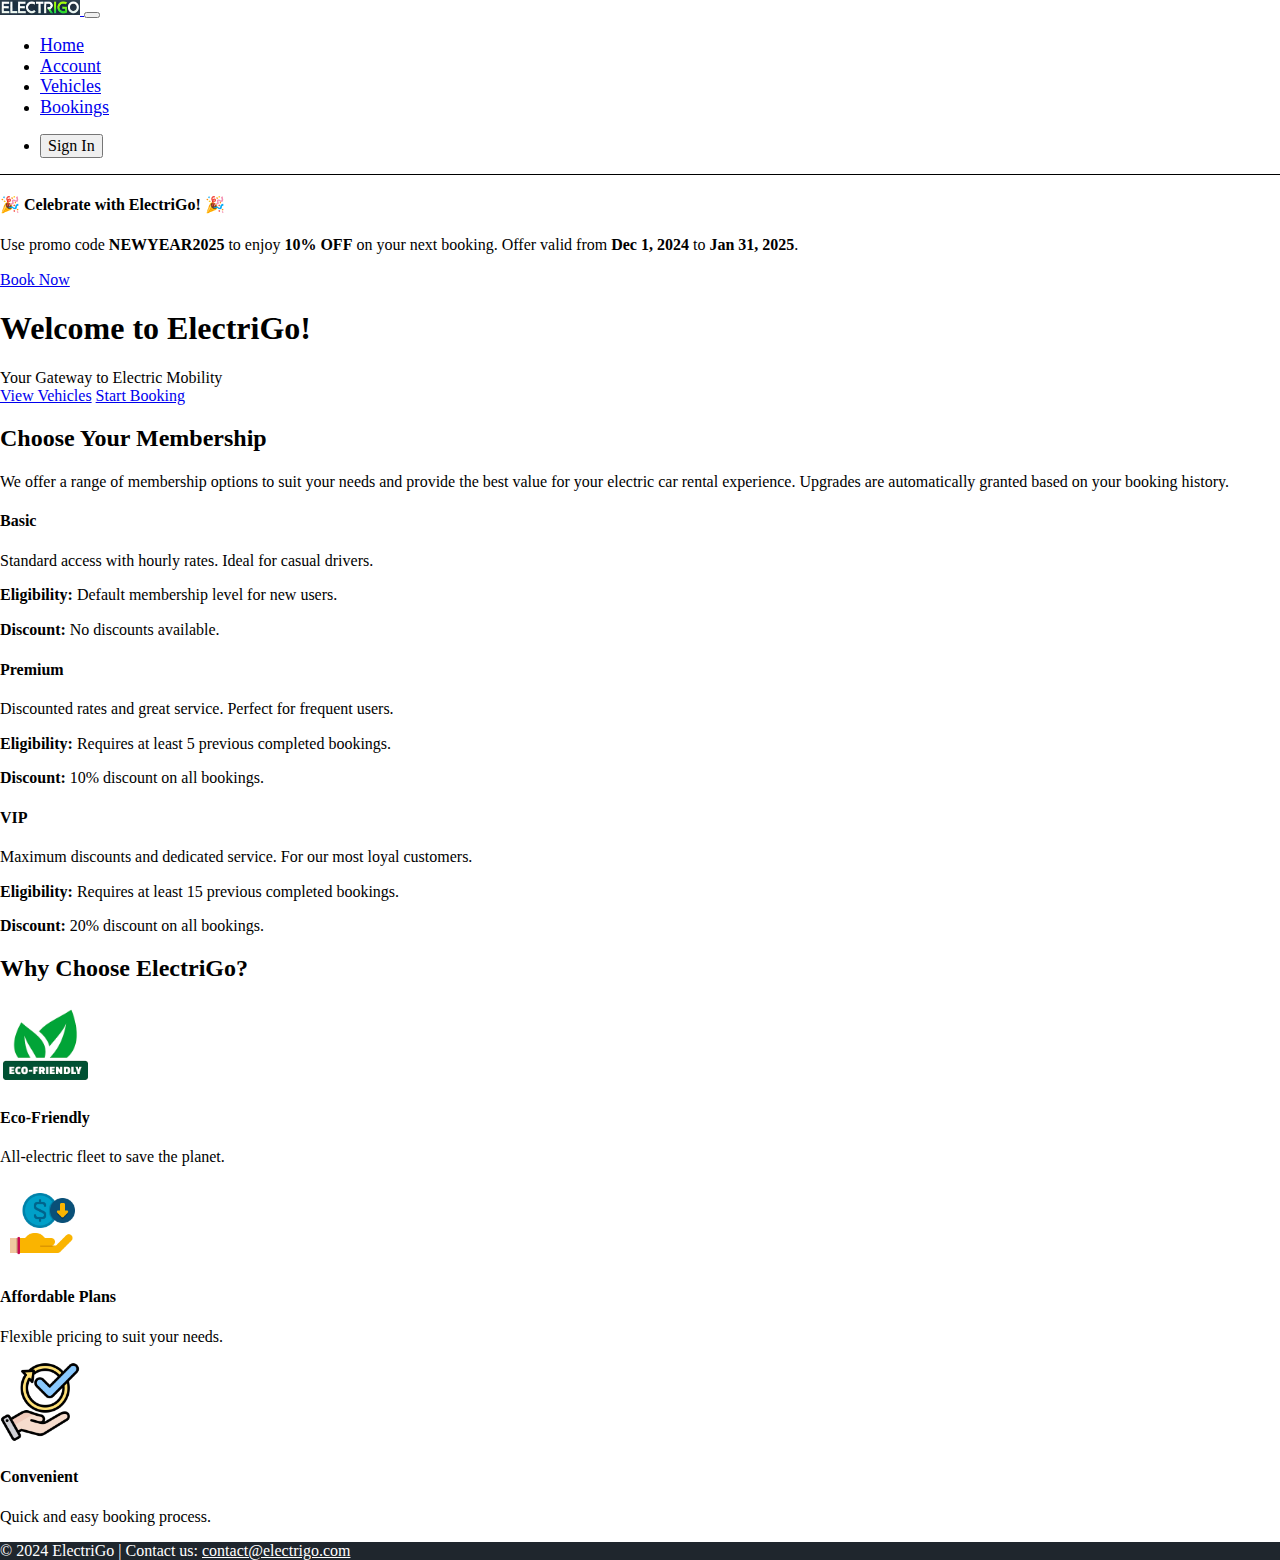
<file: public/index.html>
<!DOCTYPE html>
<html lang="en">
    <head>
        <meta charset="utf-8">
        <meta http-equiv="X-UA-Compatible" content="IE=edge">
        <title>ElectriGo - Drive the Future</title>
        <meta name="viewport" content="width=device-width, initial-scale=1">
        <link rel="icon" type="image/x-icon" href="images/icon-electrigo.png">
        <link rel="stylesheet" type="text/css" href="styles/Normalize.css">
        <link rel="stylesheet" type="text/css" href="styles/index.css">
        <link href="https://cdn.jsdelivr.net/npm/bootstrap@5.3.2/dist/css/bootstrap.min.css" rel="stylesheet" integrity="sha384-T3c6CoIi6uLrA9TneNEoa7RxnatzjcDSCmG1MXxSR1GAsXEV/Dwwykc2MPK8M2HN" crossorigin="anonymous">
    </head>
    <body>
      <header>
        <nav class="navbar navbar-expand-lg custom-navbar">
          <div class="container-fluid">
            <a class="navbar-brand" href="index.html">
              <img src="images/electrigo-logo.png" alt="ElectriGo Logo">
            </a>
            <button class="navbar-toggler" type="button" data-bs-toggle="collapse" data-bs-target="#navbarNav"
              aria-controls="navbarNav" aria-expanded="false" aria-label="Toggle navigation">
              <span class="navbar-toggler-icon"></span>
            </button>
            <div class="collapse navbar-collapse justify-content-between" id="navbarNav">
              <ul class="navbar-nav mx-auto">
                <li class="nav-item">
                  <a class="nav-link active" aria-current="page" href="index.html">Home</a>
                </li>
                <li class="nav-item">
                  <a class="nav-link" href="account.html">Account</a>
                </li>
                <li class="nav-item">
                  <a class="nav-link" href="vehicles.html">Vehicles</a>
                </li>
                <li class="nav-item">
                    <a class="nav-link" href="bookings.html">Bookings</a>
                </li>
              </ul>
              <ul class="navbar-nav">
                <li class="nav-item">
                  <!-- Added an id to the sign-in button for easier targeting -->
                  <button id="signInButton" onclick="toggleSignIn()" class="btn btn-primary">Sign In</button>
                </li>
              </ul>
            </div>
          </div>
        </nav>
      </header>

      <!-- Promo Banner -->
      <div class="alert alert-success text-center m-0">
        <h4>🎉 Celebrate with ElectriGo! 🎉</h4>
        <p>
            Use promo code <strong>NEWYEAR2025</strong> to enjoy <strong>10% OFF</strong> on your next booking. 
            Offer valid from <strong>Dec 1, 2024</strong> to <strong>Jan 31, 2025</strong>.
        </p>
        <a href="signin_signup.html" class="btn btn-success btn-lg">Book Now</a>
      </div>

      <!-- Hero Section -->
      <div class="jumbotron text-center bg-primary text-white">
        <h1>Welcome to ElectriGo!</h1>
        <p>Your Gateway to Electric Mobility</p>
        <div>
            <a href="vehicles.html" class="btn btn-light btn-lg m-2">View Vehicles</a>
            <a href="signin_signup.html" class="btn btn-success btn-lg m-2">Start Booking</a>
        </div>
    </div>

    <!-- Membership Tiers Section -->
    <section class="container text-center my-5">
      <h2>Choose Your Membership</h2>
      <p>We offer a range of membership options to suit your needs and provide the best value for your electric car rental experience. Upgrades are automatically granted based on your booking history.</p>
      <div class="row mt-4">
          <div class="col-md-4">
              <div class="card">
                  <div class="card-body">
                      <h4 class="card-title">Basic</h4>
                      <p class="card-text">Standard access with hourly rates. Ideal for casual drivers.</p>
                      <p class="card-text"><strong>Eligibility:</strong> Default membership level for new users.</p>
                      <p class="card-text"><strong>Discount:</strong> No discounts available.</p>
                  </div>
              </div>
          </div>
          <div class="col-md-4">
              <div class="card">
                  <div class="card-body">
                      <h4 class="card-title">Premium</h4>
                      <p class="card-text">Discounted rates and great service. Perfect for frequent users.</p>
                      <p class="card-text"><strong>Eligibility:</strong> Requires at least 5 previous completed bookings.</p>
                      <p class="card-text"><strong>Discount:</strong> 10% discount on all bookings.</p>
                  </div>
              </div>
          </div>
          <div class="col-md-4">
              <div class="card">
                  <div class="card-body">
                      <h4 class="card-title">VIP</h4>
                      <p class="card-text">Maximum discounts and dedicated service. For our most loyal customers.</p>
                      <p class="card-text"><strong>Eligibility:</strong> Requires at least 15 previous completed bookings.</p>
                      <p class="card-text"><strong>Discount:</strong> 20% discount on all bookings.</p>
                  </div>
              </div>
          </div>
      </div>
    </section>

    <!-- Services Section -->
    <section class="container text-center my-5">
        <h2>Why Choose ElectriGo?</h2>
        <div class="row mt-4">
            <div class="col-md-4">
                <img src="images/icon-eco.png" alt="Eco Friendly" height="80">
                <h4>Eco-Friendly</h4>
                <p>All-electric fleet to save the planet.</p>
            </div>
            <div class="col-md-4">
                <img src="images/icon-affordable.png" alt="Affordable Plans" height="80">
                <h4>Affordable Plans</h4>
                <p>Flexible pricing to suit your needs.</p>
            </div>
            <div class="col-md-4">
                <img src="images/icon-convenience.png" alt="Convenience" height="80">
                <h4>Convenient</h4>
                <p>Quick and easy booking process.</p>
            </div>
        </div>
    </section>

        <footer style="background-color: #1F262D;">
          <div class="text-center py-3">
            <p style="margin: 0; color: white;">&copy; 2024 ElectriGo | Contact us: <a href="mailto:contact@electrigo.com" style="color: white;">contact@electrigo.com</a></p>
          </div>
        </footer>
        
        <script src="https://cdn.jsdelivr.net/npm/@popperjs/core@2.11.8/dist/umd/popper.min.js" integrity="sha384-I7E8VVD/ismYTF4hNIPjVp/Zjvgyol6VFvRkX/vR+Vc4jQkC+hVqc2pM8ODewa9r" crossorigin="anonymous"></script>
        <script src="https://cdn.jsdelivr.net/npm/bootstrap@5.3.2/dist/js/bootstrap.bundle.min.js" integrity="sha384-C6RzsynM9kWDrMNeT87bh95OGNyZPhcTNXj1NW7RuBCsyN/o0jlpcV8Qyq46cDfL" crossorigin="anonymous"></script>
        <script src="scripts/index.js"></script>
    </body>
</html>
</file>
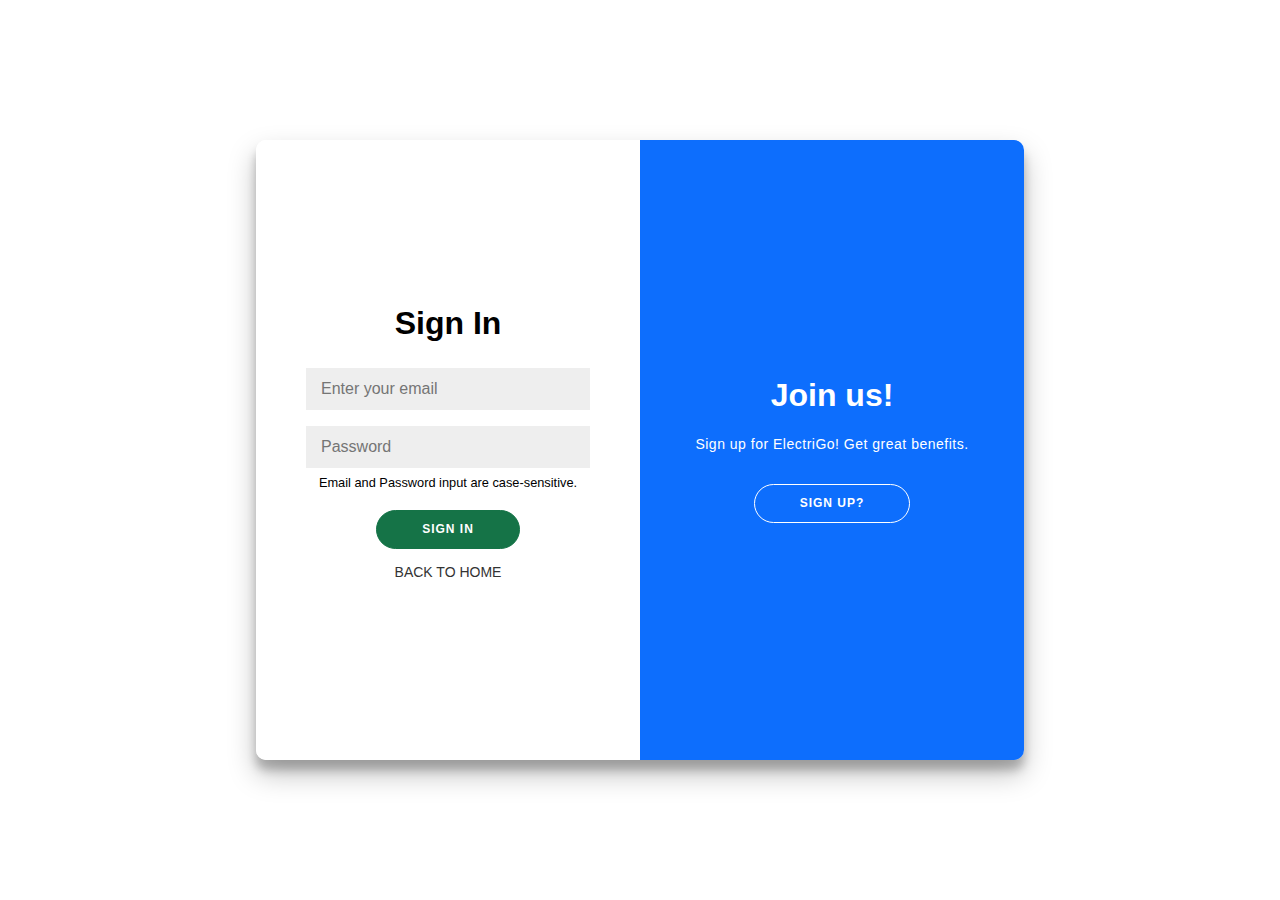
<file: public/account.html>
<!DOCTYPE html>
<html lang="en">
<head>
    <meta charset="utf-8">
    <meta http-equiv="X-UA-Compatible" content="IE=edge">
    <title>ElectriGo | Account</title>
    <meta name="viewport" content="width=device-width, initial-scale=1">
    <link rel="icon" type="image/x-icon" href="images/icon-electrigo.png">
    <link rel="stylesheet" type="text/css" href="styles/Normalize.css">
    <link rel="stylesheet" type="text/css" href="styles/account.css">
    <link href="https://cdn.jsdelivr.net/npm/bootstrap@5.3.2/dist/css/bootstrap.min.css" rel="stylesheet" integrity="sha384-T3c6CoIi6uLrA9TneNEoa7RxnatzjcDSCmG1MXxSR1GAsXEV/Dwwykc2MPK8M2HN" crossorigin="anonymous">
</head>
<body>
    <header>
        <nav class="navbar navbar-expand-lg custom-navbar">
            <div class="container-fluid">
                <a class="navbar-brand" href="index.html">
                    <img src="images/electrigo-logo.png" alt="ElectriGo Logo">
                </a>
                <button class="navbar-toggler" type="button" data-bs-toggle="collapse" data-bs-target="#navbarNav"
                    aria-controls="navbarNav" aria-expanded="false" aria-label="Toggle navigation">
                    <span class="navbar-toggler-icon"></span>
                </button>
                <div class="collapse navbar-collapse justify-content-between" id="navbarNav">
                    <ul class="navbar-nav mx-auto">
                        <li class="nav-item">
                            <a class="nav-link" href="index.html">Home</a>
                        </li>
                        <li class="nav-item">
                            <a class="nav-link active" aria-current="page" href="account.html">Account</a>
                        </li>
                        <li class="nav-item">
                            <a class="nav-link" href="Vehicles.html">Vehicles</a>
                        </li>
                        <li class="nav-item">
                            <a class="nav-link" href="Bookings.html">Bookings</a>
                        </li>
                    </ul>
                    <ul class="navbar-nav">
                        <li class="nav-item">
                            <button id="logoutButton" class="btn btn-danger">Log Out</button>
                        </li>
                    </ul>
                </div>
            </div>
        </nav>
    </header>

    <main class="container mt-5">
        <h1>Account Information</h1>
        <form id="accountForm">
            <div class="mb-3">
                <label for="email" class="form-label">Email</label>
                <input type="email" id="email" class="form-control" disabled>
            </div>
            <div class="mb-3">
                <label for="firstName" class="form-label">First Name</label>
                <input type="text" id="firstName" class="form-control">
            </div>
            <div class="mb-3">
                <label for="lastName" class="form-label">Last Name</label>
                <input type="text" id="lastName" class="form-control">
            </div>
            <div class="mb-3">
                <label for="dob" class="form-label">Date of Birth</label>
                <input type="date" id="dob" class="form-control">
            </div>
            <div class="mb-3">
                <label for="address" class="form-label">Address</label>
                <input type="text" id="address" class="form-control">
            </div>
            <button type="button" id="updateButton" class="btn btn-primary">Update Information</button>
        </form>

        <hr class="my-5">

        <h2>Membership Status</h2>
        <div id="membershipStatus" class="mb-4">
            <!-- Membership status will be populated here -->
        </div>

        <a href="bookings.html" class="btn btn-secondary">View Full History</a>

        <hr class="my-5">
    </main>

    <footer style="background-color: #1F262D;">
        <div class="text-center py-3">
            <p style="margin: 0; color: white;">&copy; 2024 ElectriGo | Contact us: <a href="mailto:contact@electrigo.com" style="color: white;">contact@electrigo.com</a></p>
        </div>
    </footer>

    <script src="https://cdn.jsdelivr.net/npm/@popperjs/core@2.11.8/dist/umd/popper.min.js" integrity="sha384-I7E8VVD/ismYTF4hNIPjVp/Zjvgyol6VFvRkX/vR+Vc4jQkC+hVqc2pM8ODewa9r" crossorigin="anonymous"></script>
    <script src="https://cdn.jsdelivr.net/npm/bootstrap@5.3.2/dist/js/bootstrap.bundle.min.js" integrity="sha384-C6RzsynM9kWDrMNeT87bh95OGNyZPhcTNXj1NW7RuBCsyN/o0jlpcV8Qyq46cDfL" crossorigin="anonymous"></script>
    <script src="scripts/account.js"></script>
</body>
</html>
</file>
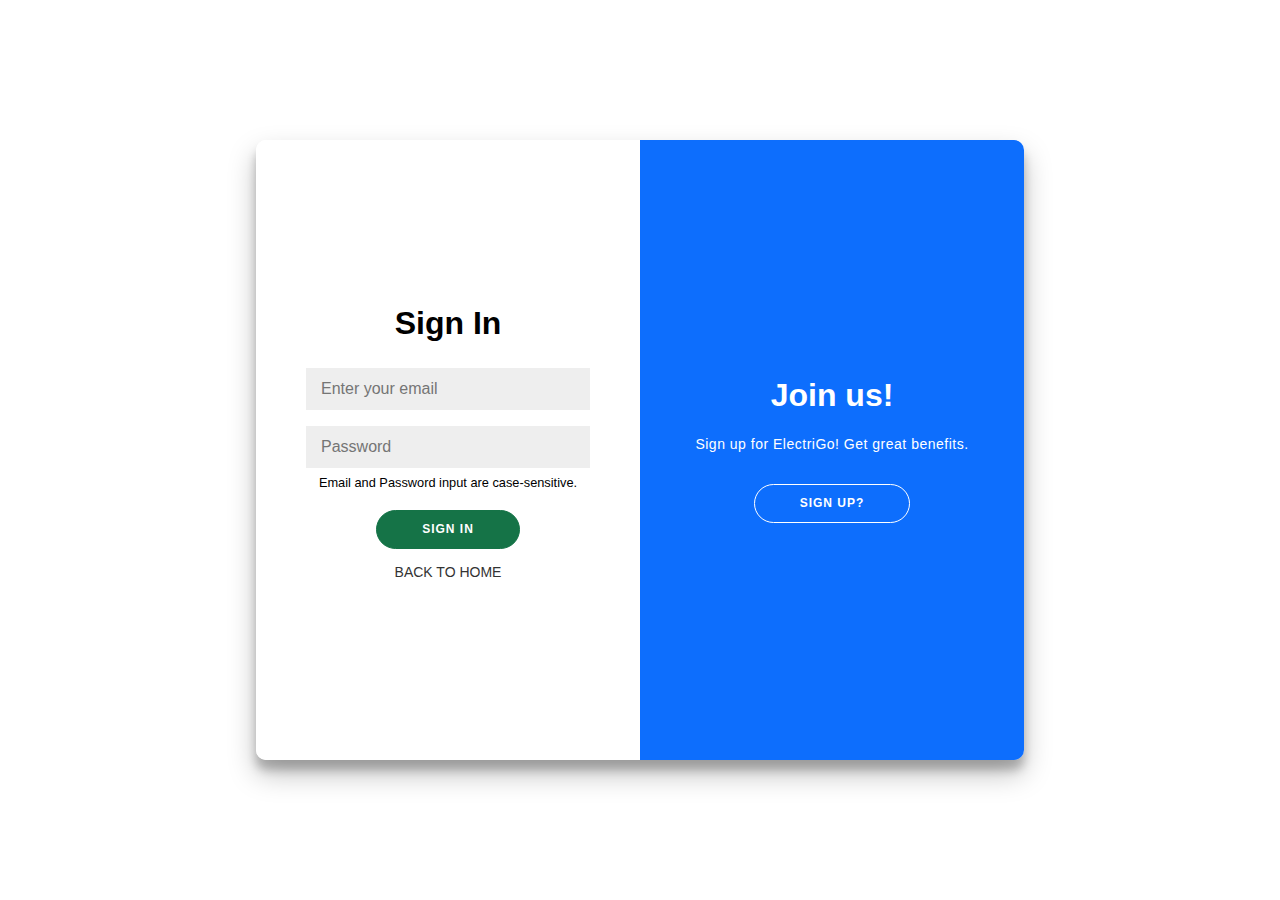
<file: public/bookings.html>
<!DOCTYPE html>
<html lang="en">
<head>
    <meta charset="utf-8"><meta http-equiv="X-UA-Compatible" content="IE=edge">
    <title>ElectriGo | Bookings</title>
    <meta name="viewport" content="width=device-width, initial-scale=1">
    <link rel="icon" type="image/x-icon" href="images/icon-electrigo.png">
    <link rel="stylesheet" type="text/css" href="styles/Normalize.css">
    <link rel="stylesheet" href="styles/bookings.css">
    <link href="https://cdn.jsdelivr.net/npm/bootstrap@5.3.2/dist/css/bootstrap.min.css" rel="stylesheet">
</head>
<body>
    <header>
        <nav class="navbar navbar-expand-lg custom-navbar">
            <div class="container-fluid">
                <a class="navbar-brand" href="index.html">
                    <img src="images/electrigo-logo.png" alt="ElectriGo Logo">
                </a>
                <button class="navbar-toggler" type="button" data-bs-toggle="collapse" data-bs-target="#navbarNav"
                    aria-controls="navbarNav" aria-expanded="false" aria-label="Toggle navigation">
                    <span class="navbar-toggler-icon"></span>
                </button>
                <div class="collapse navbar-collapse justify-content-between" id="navbarNav">
                    <ul class="navbar-nav mx-auto">
                        <li class="nav-item">
                            <a class="nav-link" href="index.html">Home</a>
                        </li>
                        <li class="nav-item">
                            <a class="nav-link" href="account.html">Account</a>
                        </li>
                        <li class="nav-item">
                            <a class="nav-link" href="vehicles.html">Vehicles</a>
                        </li>
                        <li class="nav-item">
                            <a class="nav-link active" aria-current="page" href="bookings.html">Bookings</a>
                        </li>
                    </ul>
                    <ul class="navbar-nav">
                        <li class="nav-item">
                            <button id="signInButton" onclick="toggleSignIn()" class="btn btn-primary">Sign In</button>
                        </li>
                    </ul>
                </div>
            </div>
        </nav>
    </header>

    <main class="container mt-5">
        <h1>Your Reservations</h1>
        <div id="bookingsContainer" class="row">
            <!-- Reservations will be dynamically inserted here -->
        </div>
    </main>

    <!-- Modify Reservation Modal -->
    <div id="modifyModal" class="modal" style="display: none;">
        <div class="modal-content">
            <h2>Modify Reservation</h2>
            <p id="reservationIdDisplay" class="text-muted"></p>
            <form id="modifyForm">
                <input type="hidden" id="reservationIdInput">
                <div class="mb-3">
                    <label for="startDateInput" class="form-label">New Start Date</label>
                    <input type="date" id="startDateInput" class="form-control">
                </div>
                <div class="mb-3">
                    <label for="startTimeInput" class="form-label">New Start Time</label>
                    <select id="startTimeInput" class="form-control">
                        <!-- Hour options will be dynamically generated -->
                    </select>
                </div>
                <div class="mb-3">
                    <label for="endDateInput" class="form-label">New End Date</label>
                    <input type="date" id="endDateInput" class="form-control">
                </div>
                <div class="mb-3">
                    <label for="endTimeInput" class="form-label">New End Time</label>
                    <select id="endTimeInput" class="form-control">
                        <!-- Hour options will be dynamically generated -->
                    </select>
                </div>
                <button type="button" class="btn btn-primary" onclick="saveModifiedReservation()">Save Changes</button>
                <button type="button" class="btn btn-secondary" onclick="closeModifyInterface()">Cancel</button>
            </form>
        </div>
    </div>

    <footer style="background-color: #1F262D;">
        <div class="text-center py-3">
            <p style="margin: 0; color: white;">&copy; 2024 ElectriGo | Contact us: <a href="mailto:contact@electrigo.com" style="color: white;">contact@electrigo.com</a></p>
        </div>
    </footer>

    <script src="https://cdn.jsdelivr.net/npm/@popperjs/core@2.11.8/dist/umd/popper.min.js" integrity="sha384-I7E8VVD/ismYTF4hNIPjVp/Zjvgyol6VFvRkX/vR+Vc4jQkC+hVqc2pM8ODewa9r" crossorigin="anonymous"></script>
    <script src="https://cdn.jsdelivr.net/npm/bootstrap@5.3.2/dist/js/bootstrap.bundle.min.js" integrity="sha384-C6RzsynM9kWDrMNeT87bh95OGNyZPhcTNXj1NW7RuBCsyN/o0jlpcV8Qyq46cDfL" crossorigin="anonymous"></script>
    <script src="scripts/bookings.js"></script>
</body>
</html>
</file>
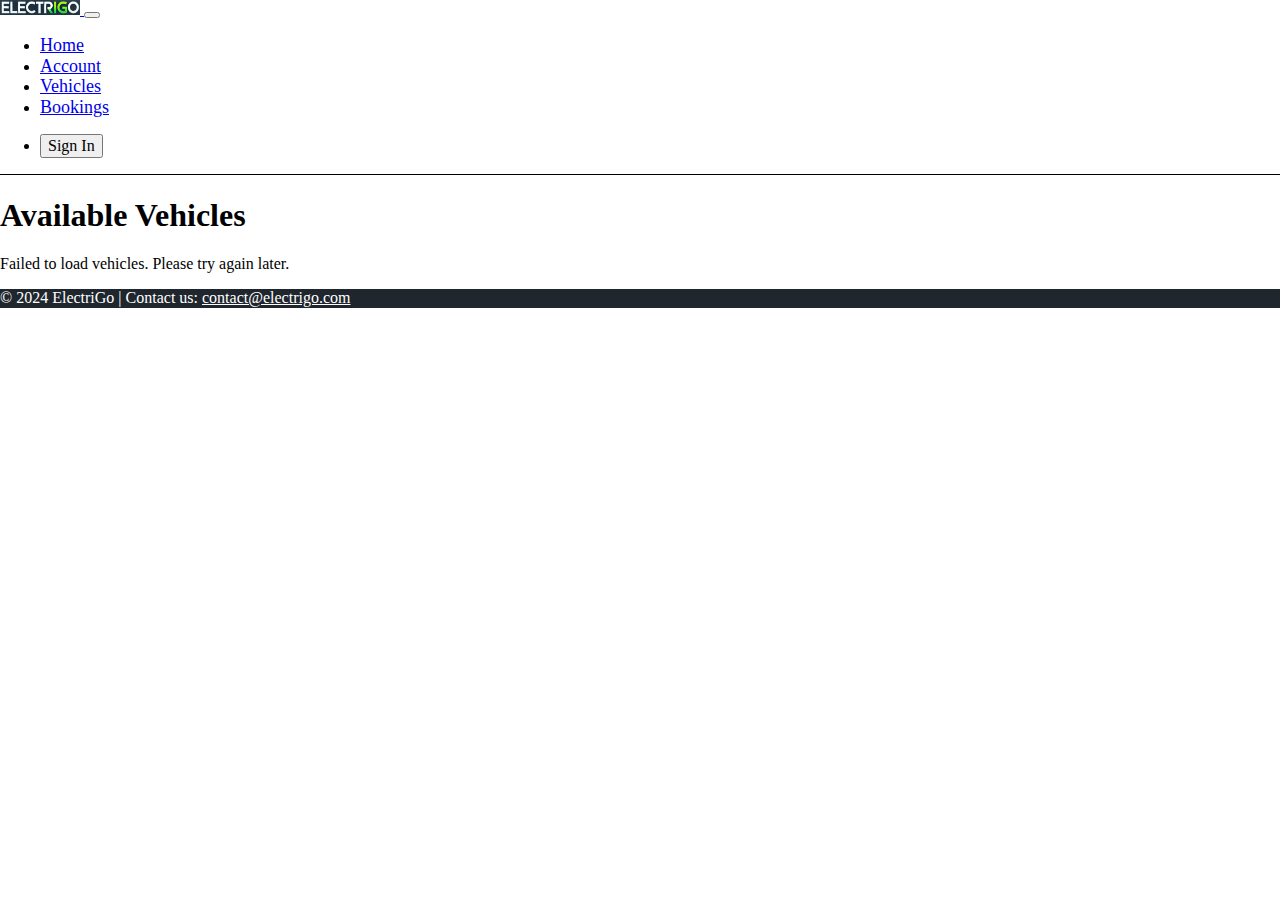
<file: public/checkout.html>
<!DOCTYPE html>
<html lang="en">
<head>
    <meta charset="utf-8">
    <meta http-equiv="X-UA-Compatible" content="IE=edge">
    <title>ElectriGo | Checkout</title>
    <meta name="viewport" content="width=device-width, initial-scale=1">
    <link rel="icon" type="image/x-icon" href="images/icon-electrigo.png">
    <link rel="stylesheet" type="text/css" href="styles/Normalize.css">
    <link rel="stylesheet" type="text/css" href="styles/checkout.css">
    <link href="https://cdn.jsdelivr.net/npm/bootstrap@5.3.2/dist/css/bootstrap.min.css" rel="stylesheet" integrity="sha384-T3c6CoIi6uLrA9TneNEoa7RxnatzjcDSCmG1MXxSR1GAsXEV/Dwwykc2MPK8M2HN" crossorigin="anonymous">
</head>
<body>
    <header>
        <nav class="navbar navbar-expand-lg custom-navbar">
            <div class="container-fluid">
                <a class="navbar-brand">
                    <img src="images/electrigo-logo.png" alt="ElectriGo Logo">
                </a>
            </div>
        </nav>
    </header>

    <main class="container mt-5">
        <h1>Checkout</h1>
        <div id="reservationSummary" class="mb-4">
            <!-- Reservation summary will be populated here -->
        </div>

        <div id="promoCodeSection" class="my-4">
            <input type="text" id="promoCode" class="form-control" placeholder="Enter Promo Code">
            <button id="applyPromoButton" class="btn btn-primary mt-2">Apply Promo Code</button>
        </div>

        <div id="costSummary" class="my-4">
            <!-- Cost breakdown will be displayed here -->
        </div>

        <div class="payment-section mt-5">
            <h3>Payment Information</h3>
            <select id="paymentMethod" class="form-select">
                <option value="">Select Payment Method</option>
                <option value="PayNow">PayNow</option>
                <option value="BankTransfer">Bank Transfer</option>
            </select>
            
            <div id="paymentDetails" class="mt-3">
                <!-- Dynamic payment details will be populated here based on selected payment method -->
            </div>
        
            <button id="payButton" class="btn btn-success mt-4">Make Payment</button>
        </div>
    </main>

    <footer style="background-color: #1F262D;">
        <div class="text-center py-3">
            <p style="margin: 0; color: white;">&copy; 2024 ElectriGo | Contact us: <a href="mailto:contact@electrigo.com" style="color: white;">contact@electrigo.com</a></p>
        </div>
    </footer>

    <script src="https://cdn.jsdelivr.net/npm/@popperjs/core@2.11.8/dist/umd/popper.min.js" integrity="sha384-I7E8VVD/ismYTF4hNIPjVp/Zjvgyol6VFvRkX/vR+Vc4jQkC+hVqc2pM8ODewa9r" crossorigin="anonymous"></script>
    <script src="https://cdn.jsdelivr.net/npm/bootstrap@5.3.2/dist/js/bootstrap.bundle.min.js" integrity="sha384-C6RzsynM9kWDrMNeT87bh95OGNyZPhcTNXj1NW7RuBCsyN/o0jlpcV8Qyq46cDfL" crossorigin="anonymous"></script>
    <script src="scripts/checkout.js"></script>
</body>
</html>
</file>
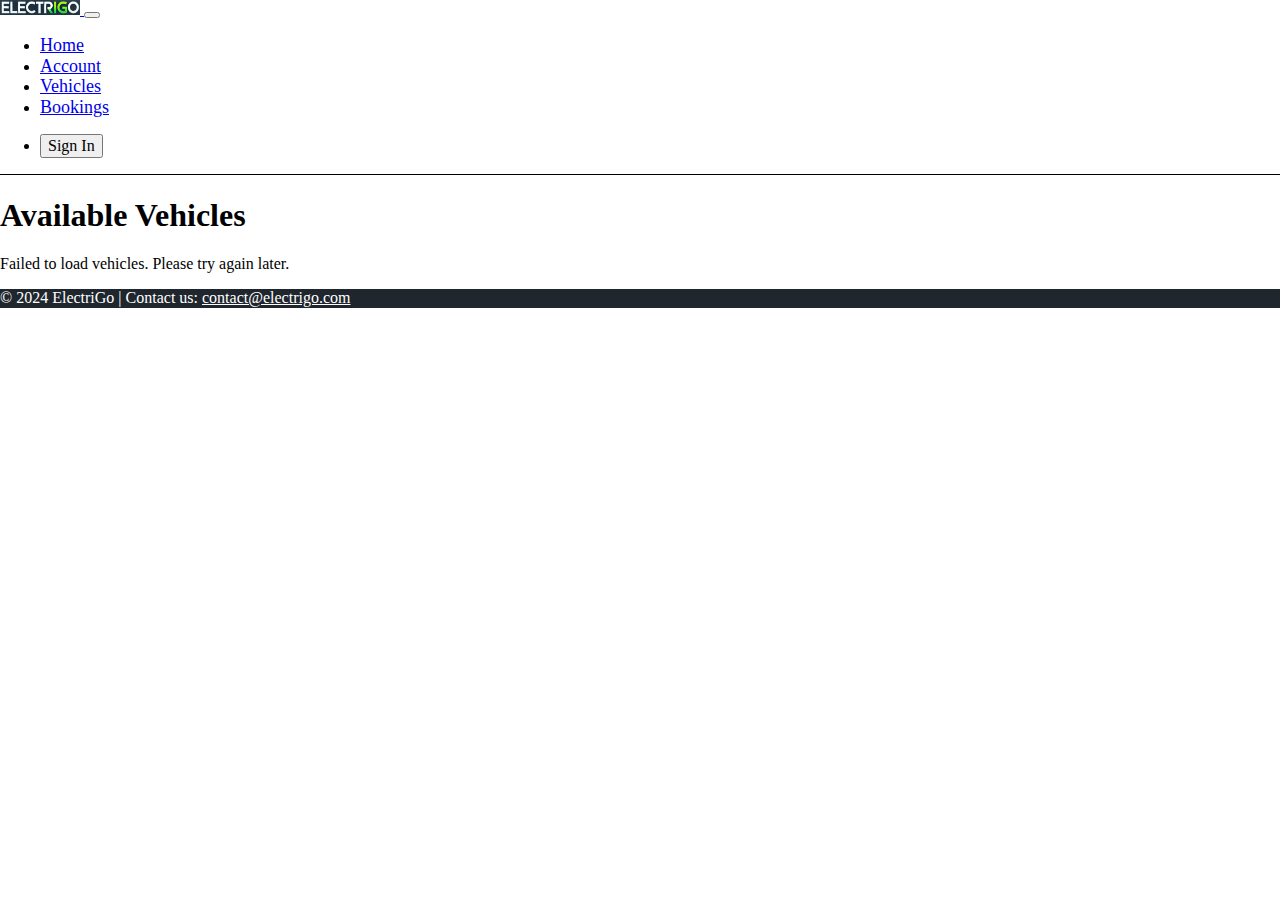
<file: public/confirmation.html>
<!DOCTYPE html>
<html lang="en">
<head>
    <meta charset="utf-8">
    <meta http-equiv="X-UA-Compatible" content="IE=edge">
    <title>ElectriGo | Booking Confirmation</title>
    <meta name="viewport" content="width=device-width, initial-scale=1">
    <link rel="icon" type="image/x-icon" href="images/icon-electrigo.png">
    <link rel="stylesheet" type="text/css" href="styles/Normalize.css">
    <link rel="stylesheet" type="text/css" href="styles/confirmation.css">
    <link href="https://cdn.jsdelivr.net/npm/bootstrap@5.3.2/dist/css/bootstrap.min.css" rel="stylesheet" integrity="sha384-T3c6CoIi6uLrA9TneNEoa7RxnatzjcDSCmG1MXxSR1GAsXEV/Dwwykc2MPK8M2HN" crossorigin="anonymous">
</head>
<body>
    <header>
        <nav class="navbar navbar-expand-lg custom-navbar">
            <div class="container-fluid">
                <a class="navbar-brand" href="index.html">
                    <img src="images/electrigo-logo.png" alt="ElectriGo Logo">
                </a>
                <button class="navbar-toggler" type="button" data-bs-toggle="collapse" data-bs-target="#navbarNav"
                    aria-controls="navbarNav" aria-expanded="false" aria-label="Toggle navigation">
                    <span class="navbar-toggler-icon"></span>
                </button>
                <div class="collapse navbar-collapse justify-content-between" id="navbarNav">
                    <ul class="navbar-nav mx-auto">
                        <li class="nav-item">
                            <a class="nav-link" href="index.html">Home</a>
                        </li>
                        <li class="nav-item">
                            <a class="nav-link" href="account.html">Account</a>
                        </li>
                        <li class="nav-item">
                            <a class="nav-link" href="vehicles.html">Vehicles</a>
                        </li>
                        <li class="nav-item">
                            <a class="nav-link" href="bookings.html">Bookings</a>
                        </li>
                    </ul>
                    <ul class="navbar-nav">
                        <li class="nav-item">
                            <button id="signInButton" onclick="toggleSignIn()" class="btn btn-primary">Sign In</button>
                        </li>
                    </ul>
                </div>
            </div>
        </nav>
    </header>

    <main class="container mt-5">
        <h1>Booking Confirmation</h1>
        <div id="confirmationDetails" class="mt-4">
            <!-- Booking confirmation details will be populated here -->
        </div>
        <div class="mt-4">
            <a href="bookings.html" class="btn btn-success">View Bookings</a>
        </div>
    </main>

    <footer style="background-color: #1F262D;">
        <div class="text-center py-3">
            <p style="margin: 0; color: white;">&copy; 2024 ElectriGo | Contact us: <a href="mailto:contact@electrigo.com" style="color: white;">contact@electrigo.com</a></p>
        </div>
    </footer>

    <script src="https://cdn.jsdelivr.net/npm/@popperjs/core@2.11.8/dist/umd/popper.min.js" integrity="sha384-I7E8VVD/ismYTF4hNIPjVp/Zjvgyol6VFvRkX/vR+Vc4jQkC+hVqc2pM8ODewa9r" crossorigin="anonymous"></script>
    <script src="https://cdn.jsdelivr.net/npm/bootstrap@5.3.2/dist/js/bootstrap.bundle.min.js" integrity="sha384-C6RzsynM9kWDrMNeT87bh95OGNyZPhcTNXj1NW7RuBCsyN/o0jlpcV8Qyq46cDfL" crossorigin="anonymous"></script>
    <script src="scripts/confirmation.js"></script>
</body>
</html>
</file>
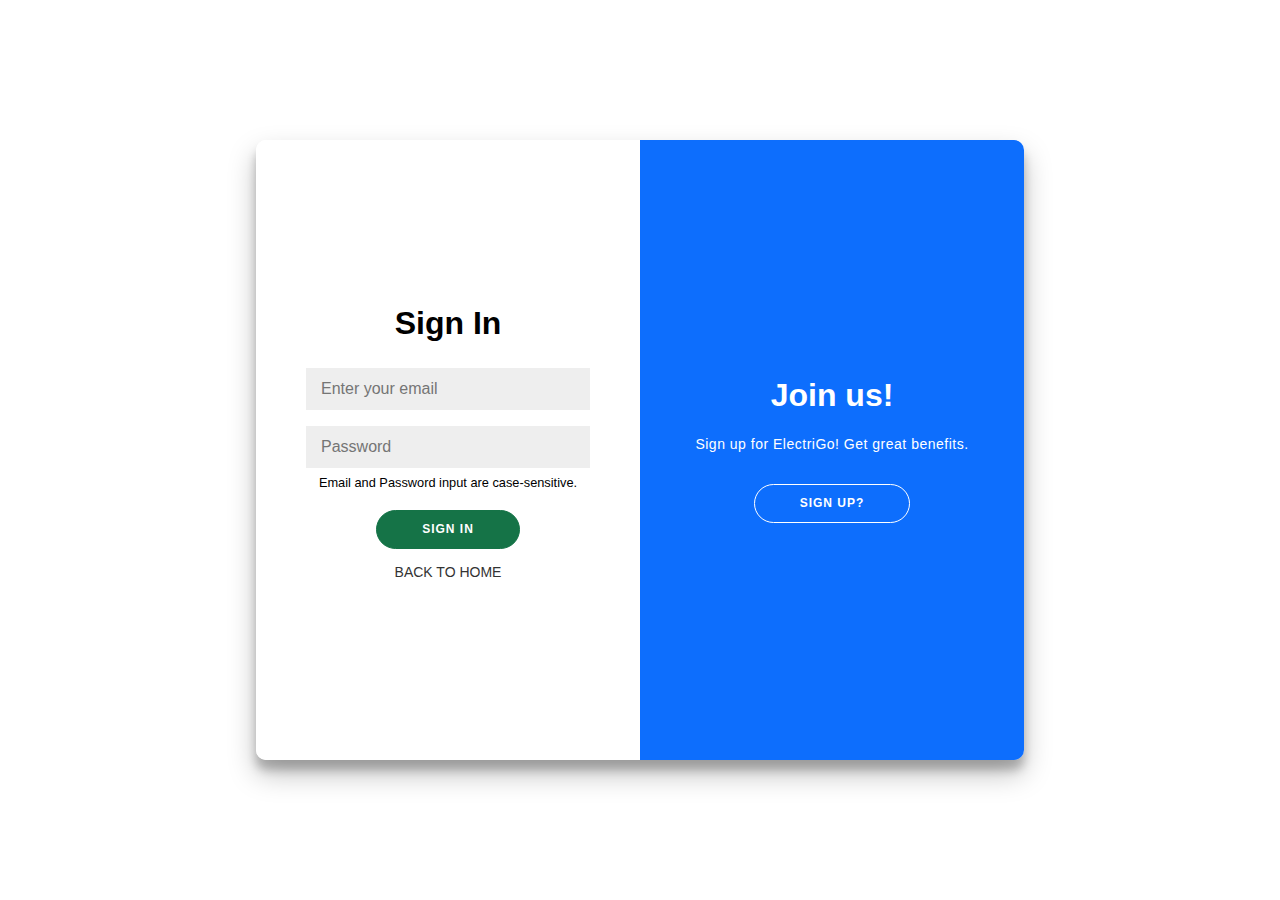
<file: public/signin_signup.html>
<!DOCTYPE html>
<html lang="en">
<head>
    <meta charset="utf-8">
    <meta http-equiv="X-UA-Compatible" content="IE=edge">
    <title>ElectriGo | Sign In - Sign Up</title>
    <link rel="icon" type="image/x-icon" href="images/icon-electrigo.png">
    <link rel="stylesheet" type="text/css" href="styles/Normalize.css">
    <link rel="stylesheet" type="text/css" href="styles/signin_signup.css">
</head>
<body>
    <div class="container" id="container">
        <!-- Sign In Form -->
        <div class="form-container sign-in-container">
            <form id="signInForm">
                <h1>Sign In</h1>
                <br>
                <input type="email" id="emailSignIn" placeholder="Enter your email" />
                <input type="password" name="password" placeholder="Password" id="passwordSignIn">
                <small>Email and Password input are case-sensitive.</small>
                <br>
                <button id="ButtonSignIn">SIGN IN</button>
                <a href="index.html">BACK TO HOME</a>
            </form>
        </div>

        <!-- Sign Up Form -->
        <div class="form-container sign-up-container">
            <form id="signUpForm">
                <h1>Sign Up</h1>
                <br>
                <input type="text" name="first_name" placeholder="First Name" id="firstNameSignUp">
                <input type="text" name="last_name" placeholder="Last Name" id="lastNameSignUp">
                <div class="email-container">
                    <input type="email" id="emailSignUp" placeholder="Enter your email" />
                    <button type="button" id="emailVerificationButtonSignUp" class="verify-btn">Verify</button>
                </div>
                <input type="password" name="password" placeholder="Password" id="passwordSignUp">
                <input type="text" name="address" placeholder="Address" id="addressSignUp">
                <input type="date" name="date_of_birth" placeholder="Date of Birth" id="dateOfBirthSignUp">
                <small>All inputs are case-sensitive.</small>
                <br>
                
                <!-- Verification Code Input -->
                <input type="text" id="verificationCodeSignUp" placeholder="Enter verification code" disabled>

                <button id="Button-SignUp" disabled>SIGN UP</button>
                <a href="index.html">BACK TO HOME</a>
            </form>
        </div>

        <!-- Overlay for transition between sign-in and sign-up -->
        <div class="overlay-container">
            <div class="overlay">
                <div class="overlay-panel overlay-left">
                    <h1>Welcome back to ElectriGo!</h1>
                    <p>Sign in and continue your journey with us</p>
                    <button class="ghost" id="signIn">SIGN IN?</button>
                </div>
                <div class="overlay-panel overlay-right">
                    <h1>Join us!</h1>
                    <p>Sign up for ElectriGo! Get great benefits.</p>
                    <button class="ghost" id="signUp">SIGN UP?</button>
                </div>
            </div>
        </div>
    </div>

    <script src="https://code.jquery.com/jquery-3.7.1.min.js" integrity="sha256-/JqT3SQfawRcv/BIHPThkBvs0OEvtFFmqPF/lYI/Cxo=" crossorigin="anonymous"></script>
    <script src="scripts/signin_signup.js"></script>
</body>
</html>
</file>
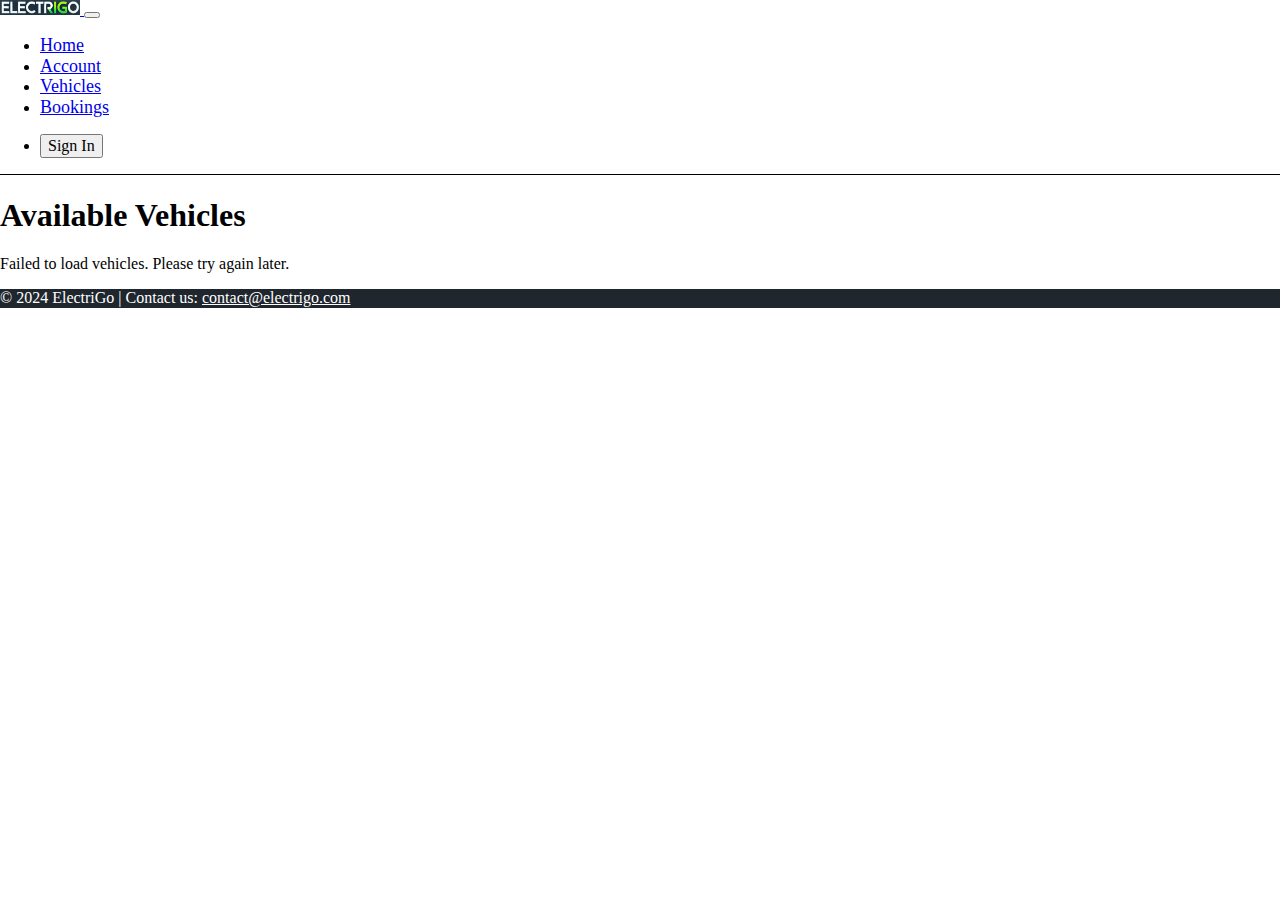
<file: public/vehicles.html>
<!DOCTYPE html>
<html lang="en">
<head>
    <meta charset="utf-8">
    <meta http-equiv="X-UA-Compatible" content="IE=edge">
    <title>ElectriGo | Vehicles</title>
    <meta name="viewport" content="width=device-width, initial-scale=1">
    <link rel="icon" type="image/x-icon" href="images/icon-electrigo.png">
    <link rel="stylesheet" type="text/css" href="styles/Normalize.css">
    <link rel="stylesheet" type="text/css" href="styles/vehicles.css">
    <link href="https://cdn.jsdelivr.net/npm/bootstrap@5.3.2/dist/css/bootstrap.min.css" rel="stylesheet" integrity="sha384-T3c6CoIi6uLrA9TneNEoa7RxnatzjcDSCmG1MXxSR1GAsXEV/Dwwykc2MPK8M2HN" crossorigin="anonymous">
</head>
<body>
    <header>
        <nav class="navbar navbar-expand-lg custom-navbar">
            <div class="container-fluid">
                <a class="navbar-brand" href="index.html">
                    <img src="images/electrigo-logo.png" alt="ElectriGo Logo">
                </a>
                <button class="navbar-toggler" type="button" data-bs-toggle="collapse" data-bs-target="#navbarNav"
                    aria-controls="navbarNav" aria-expanded="false" aria-label="Toggle navigation">
                    <span class="navbar-toggler-icon"></span>
                </button>
                <div class="collapse navbar-collapse justify-content-between" id="navbarNav">
                    <ul class="navbar-nav mx-auto">
                        <li class="nav-item">
                            <a class="nav-link" href="index.html">Home</a>
                        </li>
                        <li class="nav-item">
                            <a class="nav-link" href="account.html">Account</a>
                        </li>
                        <li class="nav-item">
                            <a class="nav-link active" aria-current="page" href="vehicles.html">Vehicles</a>
                        </li>
                        <li class="nav-item">
                            <a class="nav-link" href="bookings.html">Bookings</a>
                        </li>
                    </ul>
                    <ul class="navbar-nav">
                        <li class="nav-item">
                            <button id="signInButton" onclick="toggleSignIn()" class="btn btn-primary">Sign In</button>
                        </li>
                    </ul>
                </div>
            </div>
        </nav>
    </header>

    <main class="container mt-5">
        <h1>Available Vehicles</h1>
        <div class="row" id="vehiclesContainer">
            <!-- Vehicle cards will be populated here dynamically -->
        </div>
    </main>

    <footer style="background-color: #1F262D;">
        <div class="text-center py-3">
            <p style="margin: 0; color: white;">&copy; 2024 ElectriGo | Contact us: <a href="mailto:contact@electrigo.com" style="color: white;">contact@electrigo.com</a></p>
        </div>
    </footer>

    <script src="https://cdn.jsdelivr.net/npm/@popperjs/core@2.11.8/dist/umd/popper.min.js" integrity="sha384-I7E8VVD/ismYTF4hNIPjVp/Zjvgyol6VFvRkX/vR+Vc4jQkC+hVqc2pM8ODewa9r" crossorigin="anonymous"></script>
    <script src="https://cdn.jsdelivr.net/npm/bootstrap@5.3.2/dist/js/bootstrap.bundle.min.js" integrity="sha384-C6RzsynM9kWDrMNeT87bh95OGNyZPhcTNXj1NW7RuBCsyN/o0jlpcV8Qyq46cDfL" crossorigin="anonymous"></script>
    <script src="scripts/vehicles.js"></script>
</body>
</html>
</file>
<file: public/styles/index.css>
.custom-navbar {
    background-color: white;
    border-bottom: 1px solid black;
}

.navbar-brand img {
    width: 80px;
    height: auto;
}

.navbar-nav .nav-item .nav-link {
    font-size: 18px;
}

.jumbotron p {
    margin-bottom: 0; /* Remove bottom margin */
}

.Name{
    margin-right: 10px;
    font-size: 24px;
}
</file>
<file: public/styles/account.css>
.custom-navbar {
    background-color: white;
    border-bottom: 1px solid black;
}

.navbar-brand img {
    width: 80px;
    height: auto;
}

.navbar-nav .nav-item .nav-link {
    font-size: 18px;
}
</file>
<file: public/styles/bookings.css>
.custom-navbar {
    background-color: white;
    border-bottom: 1px solid black;
}

.navbar-brand img {
    width: 80px;
    height: auto;
}

.navbar-nav .nav-item .nav-link {
    font-size: 18px;
}

.modal {
    display: none;
    position: fixed;
    z-index: 1000;
    left: 0;
    top: 0;
    width: 100%;
    height: 100%;
    overflow: auto;
    background-color: rgba(0, 0, 0, 0.4);
}
.modal-content {
    background-color: #fff;
    margin: auto;
    margin-top: 80px;
    border-radius: 8px;
    padding: 20px;
    width: 80%;
    max-width: 500px;
    box-shadow: 0 4px 8px rgba(0, 0, 0, 0.2); /* Subtle shadow */
}
.close {
    color: #aaa;
    float: right;
    font-size: 28px;
    font-weight: bold;
}
.close:hover,
.close:focus {
    color: black;
    text-decoration: none;
    cursor: pointer;
}

body.modal-open {
    overflow: hidden;
}
</file>
<file: public/styles/checkout.css>
.custom-navbar {
    background-color: white;
    border-bottom: 1px solid black;
}

.navbar-brand img {
    width: 80px;
    height: auto;
}

.navbar-nav .nav-item .nav-link {
    font-size: 18px;
}
</file>
<file: public/styles/confirmation.css>
.custom-navbar {
    background-color: white;
    border-bottom: 1px solid black;
}

.navbar-brand img {
    width: 80px;
    height: auto;
}

.navbar-nav .nav-item .nav-link {
    font-size: 18px;
}
</file>
<file: public/styles/signin_signup.css>
* {
	box-sizing: border-box;
}

body {
	background: white;
	display: flex;
	justify-content: center;
	align-items: center;
	flex-direction: column;
	font-family: 'Montserrat', sans-serif;
	height: 100vh;
	margin: -20px 0 50px;
}

body, html {
    height: 100%;
    margin: 0;
    overflow: hidden; /* Prevent vertical scrolling */
}

h1 {
	font-weight: bold;
	margin: 0;
}

h2 {
	text-align: center;
}

p {
	font-size: 14px;
	font-weight: 100;
	line-height: 20px;
	letter-spacing: 0.5px;
	margin: 20px 0 30px;
}

span {
	font-size: 12px;
}

a {
	color: #333;
	font-size: 14px;
	text-decoration: none;
	margin: 15px 0;
}

button {
	border-radius: 20px;
	border: 1px solid #157347;
	background-color: #157347;
	color: #FFFFFF;
	font-size: 12px;
	font-weight: bold;
	padding: 12px 45px;
	letter-spacing: 1px;
	text-transform: uppercase;
	transition: transform 80ms ease-in;
}

button:active {
	transform: scale(0.95);
}

button:focus {
	outline: none;
}

button.ghost {
	background-color: transparent;
	border-color: #FFFFFF;
}

form {
	background-color: #FFFFFF;
	display: flex;
	align-items: center;
	justify-content: center;
	flex-direction: column;
	padding: 0 50px;
	height: 100%;
	text-align: center;
}

input {
	background-color: #eee;
	border: none;
	padding: 12px 15px;
	margin: 8px 0;
	width: 100%;
}

.container {
    background-color: #fff;
    border-radius: 10px;
    box-shadow: 0 14px 28px rgba(0, 0, 0, 0.25), 0 10px 10px rgba(0, 0, 0, 0.22);
    position: relative;
    overflow: hidden;
    width: 768px;
    max-width: 100%;
    min-height: 620px;  /* Increase min-height to ensure content fits */
}

.form-container {
    position: absolute;
    top: 0;
    height: 100%;
    width: 50%;
    transition: all 0.6s ease-in-out;
}

.sign-in-container {
    left: 0;
    z-index: 2;
}

.container.right-panel-active .sign-in-container {
    transform: translateX(100%);
}

.sign-up-container {
    left: 0;
    width: 50%;
    opacity: 0;
    z-index: 1;
}

.container.right-panel-active .sign-up-container {
    transform: translateX(100%);
    opacity: 1;
    z-index: 5;
    animation: show 0.6s;
}

@keyframes show {
	0%, 49.99% {
		opacity: 0;
		z-index: 1;
	}
	
	50%, 100% {
		opacity: 1;
		z-index: 5;
	}
}

.overlay-container {
	position: absolute;
	top: 0;
	left: 50%;
	width: 50%;
	height: 100%;
	overflow: hidden;
	transition: transform 0.6s ease-in-out;
	z-index: 100;
}

.container.right-panel-active .overlay-container{
	transform: translateX(-100%);
}

.overlay {
	background: #0d6efd;
    background: -webkit-linear-gradient(to right, #0d6efd, #0d6efd);
    background: linear-gradient(to right, #0d6efd, #0d6efd);
	background-repeat: no-repeat;
	background-size: cover;
	background-position: 0 0;
	color: white;
	position: relative;
	left: -100%;
	height: 100%;
	width: 200%;
  	transform: translateX(0);
	transition: transform 0.6s ease-in-out;
}

.container.right-panel-active .overlay {
  	transform: translateX(50%);
}

.overlay-panel {
	position: absolute;
	display: flex;
	align-items: center;
	justify-content: center;
	flex-direction: column;
	padding: 0 40px;
	text-align: center;
	top: 0;
	height: 100%;
	width: 50%;
	transform: translateX(0);
	transition: transform 0.6s ease-in-out;
}

.overlay-left {
	transform: translateX(-20%);
}

.container.right-panel-active .overlay-left {
	transform: translateX(0);
}

.overlay-right {
	right: 0;
	transform: translateX(0);
}

.container.right-panel-active .overlay-right {
	transform: translateX(20%);
}

.email-container {
	position: relative;
	width: 100%;
  }
  
  .email-container input {
	width: 100%;
	padding: 10px 50px 10px 10px; /* Extra padding on the right for button */
	font-size: 16px;
	border: 1px solid #ccc;
	border-radius: 5px;
  }
  
  .verify-btn {
	position: absolute;
	right: 10px; /* Position button inside the input field */
	top: 50%;
	transform: translateY(-50%);
	padding: 6px 12px;
	font-size: 14px;
	background-color: #4CAF50;
	color: white;
	border: none;
	border-radius: 5px;
	cursor: pointer;
	transition: background-color 0.3s ease;
  }
  
  .verify-btn:hover {
	background-color: #45a049;
  }
  
  /* Optional: Styling for focus or active states for email inputs */
  .email-container input:focus {
	border-color: #4CAF50; /* Green border when focused */
	outline: none;
  }
  
  .verify-btn:focus {
	outline: none; /* Prevent focus outline for button */
  }
</file>
<file: public/styles/vehicles.css>
.custom-navbar {
    background-color: white;
    border-bottom: 1px solid black;
}

.navbar-brand img {
    width: 80px;
    height: auto;
}

.navbar-nav .nav-item .nav-link {
    font-size: 18px;
}
</file>
